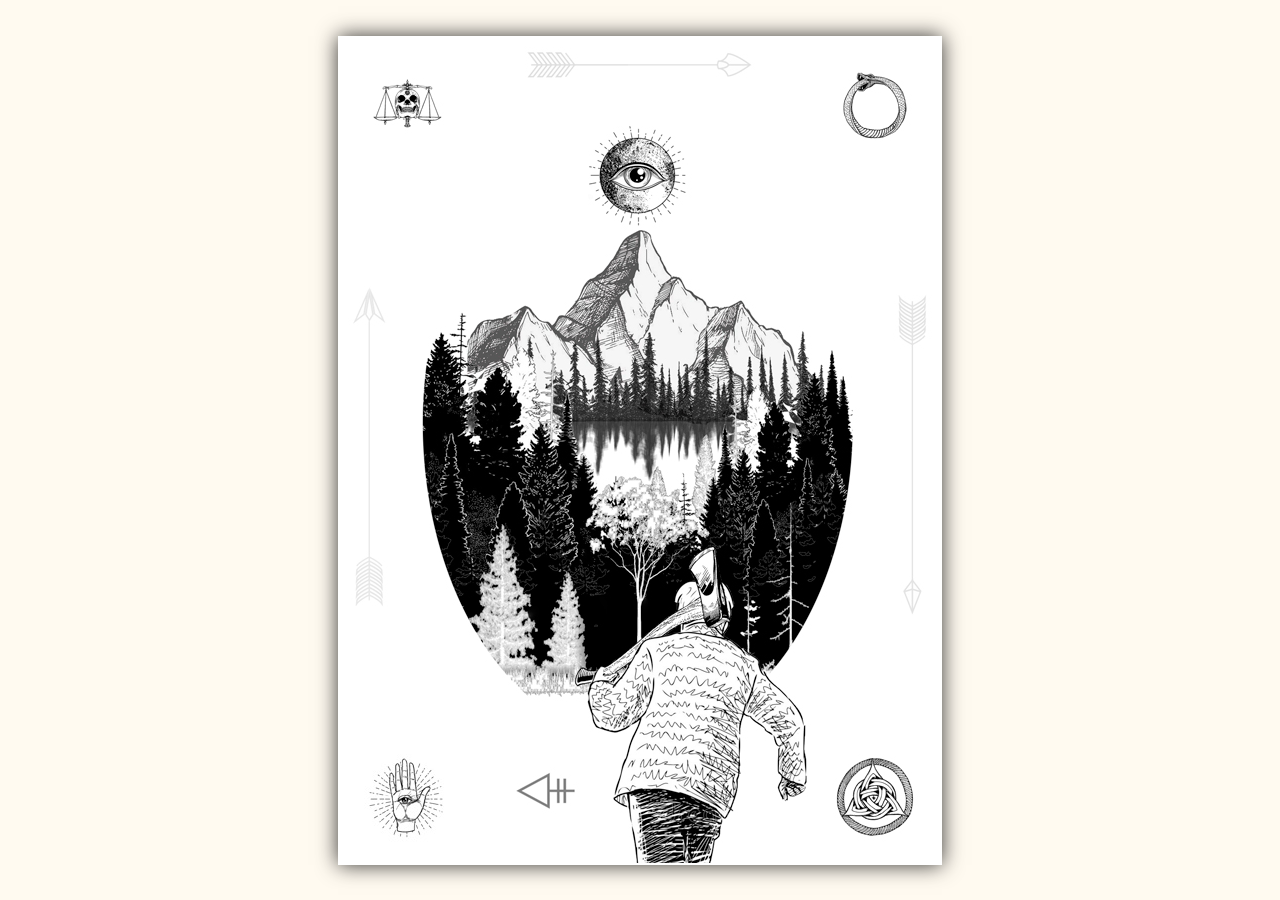
<file: root/page1.html>
<!DOCTYPE html>

<html lang="en">

<head>

	<title>Inceptio</title>

	<meta charset="UTF-8">
	<meta name="viewport" content="width+device-width, initial-scale=1.0">
	<link rel="stylesheet" href="style.css">
	<meta http-equiv="X-UA-Compatible" content="ie=edge">
    
<style>
    
    body {
 	background-repeat: no-repeat;
	background-position: center top;
	background-size: 1890px;	
	background-size: 100%;
	background-color: floralwhite;
        
    
 }	
	
</style>

</head>

<body>
    
	<div class="page">
        <img src="images/page01.jpg" />
            <div class="hand">
                    <a href="page2.html">
                    <img class="human1" src='images/buttons/human_still.jpg' alt="Ouroborus" onmouseover="src='images/buttons/human.gif'" onmouseout="src='images/buttons/human_still.jpg'" border="0">
                </a>
                <div class="scale">
                    <a
                    href="page3.html">
                    <img class="scale1"   
                    src='images/buttons/scale_still.jpg' alt="scale" onmouseover="src='images/buttons/scale.gif'" onmouseout="src='images/buttons/scale_still.jpg'" border="0">
                    </a>    
                <div class="ouroboros">
                    <a
                    href="page4.html">
                    <img class="ouroboros1" src='images/buttons/ouroboros_still.jpg' alt="scale" onmouseover="src='images/buttons/ouroboros.gif'" onmouseout="src='images/buttons/ouroboros_still.jpg'" border="0">
                    </a>
                 <div class="knot">
                    <a
                    href="page5.html">
                    <img class="knot1" src='images/buttons/knot_still.jpg' alt="scale" onmouseover="src='images/buttons/knot.gif'" onmouseout="src='images/buttons/knot_still.jpg'" border="0">
                    </a>   
                    
                    </div>
                </div>
            </div>
        </div>
    </div>
    
    


</body>



</html>
</file>
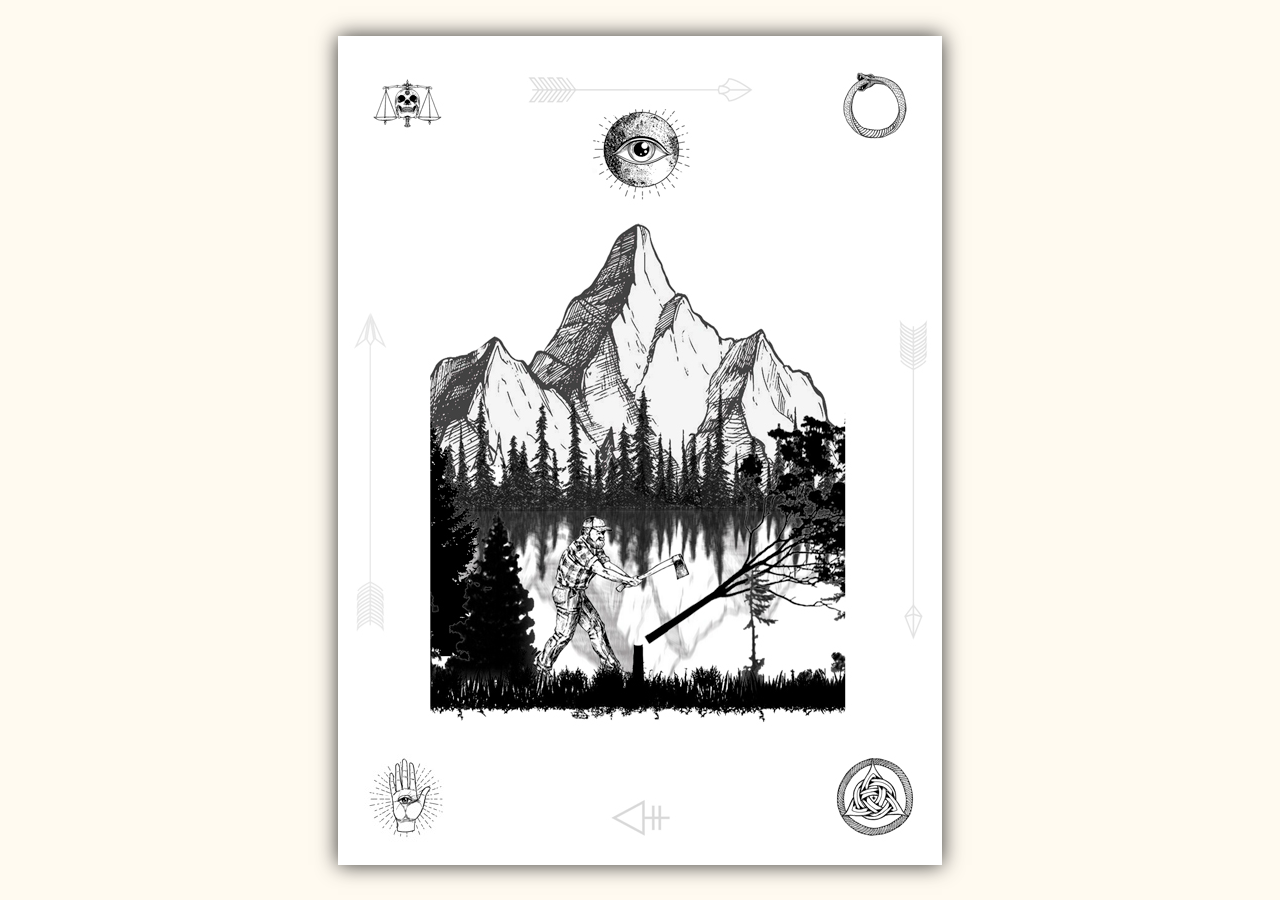
<file: root/page2.html>
<!DOCTYPE html>

<html lang="en">

<head>

	<title>Humanium</title>

	<meta charset="UTF-8">
	<meta name="viewport" content="width+device-width, initial-scale=1.0">
	<link rel="stylesheet" href="style.css">
	<meta http-equiv="X-UA-Compatible" content="ie=edge">
    
<style>
    
    body {
 	background-repeat: no-repeat;
	background-position: center top;
	background-size: 1890px;	
	background-size: 100%;
	background-color: floralwhite;
        
    
 }	
	
</style>

</head>

<body>
    
	<div class="page">
            <img src="images/page02.jpg" />
            
                <div class="hand">
                    <a href="page1.html">
                    <img class="human1" src='images/buttons/human_still.jpg' alt="Ouroborus" onmouseover="src='images/buttons/human.gif'" onmouseout="src='images/buttons/human_still.jpg'" border="0">
                </a>
                <div class="scale">
                    <a
                    href="page3.html">
                    <img class="scale1"   
                    src='images/buttons/scale_still.jpg' alt="scale" onmouseover="src='images/buttons/scale.gif'" onmouseout="src='images/buttons/scale_still.jpg'" border="0">
                    </a>    
                <div class="ouroboros">
                    <a
                    href="page4.html">
                    <img class="ouroboros1" src='images/buttons/ouroboros_still.jpg' alt="scale" onmouseover="src='images/buttons/ouroboros.gif'" onmouseout="src='images/buttons/ouroboros_still.jpg'" border="0">
                    </a>
                 <div class="knot">
                    <a
                    href="page5.html">
                    <img class="knot1" src='images/buttons/knot_still.jpg' alt="scale" onmouseover="src='images/buttons/knot.gif'" onmouseout="src='images/buttons/knot_still.jpg'" border="0">
                    </a>   
                    
                    </div>
                </div>
            </div>
        </div>
    </div>
    
    


</body>



</html>
</file>
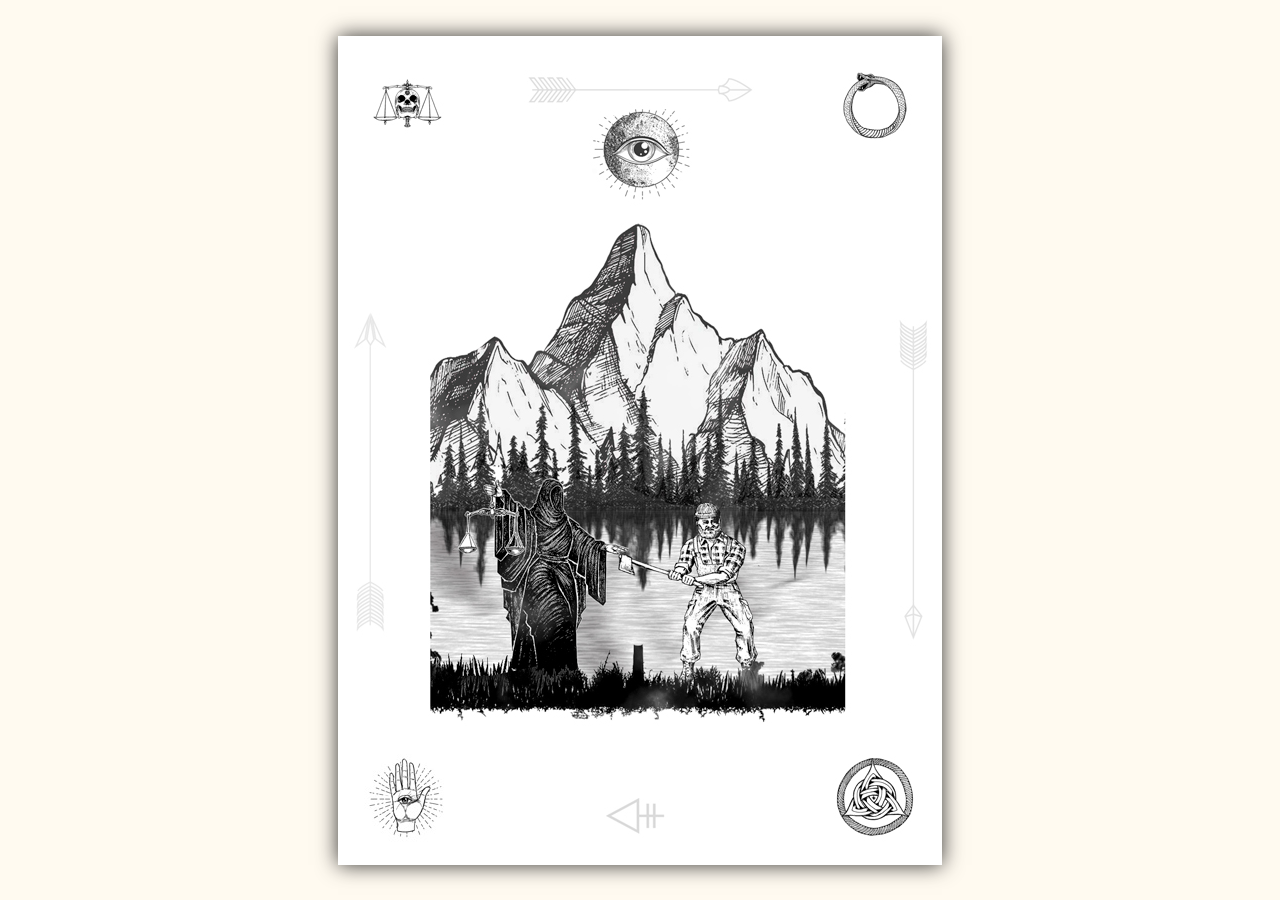
<file: root/page3.html>
<!DOCTYPE html>

<html lang="en">

<head>

	<title>Psychostasia</title>

	<meta charset="UTF-8">
	<meta name="viewport" content="width+device-width, initial-scale=1.0">
	<link rel="stylesheet" href="style.css">
	<meta http-equiv="X-UA-Compatible" content="ie=edge">
    
<style>
    
    body {
 	background-repeat: no-repeat;
	background-position: center top;
	background-size: 1890px;	
	background-size: 100%;
	background-color: floralwhite;
        
    
 }	
	
</style>

</head>

<body>
    
	<div class="page">
            <img src="images/page03.jpg" />
            
                <div class="hand">
                    <a href="page2.html">
                    <img class="human1" src='images/buttons/human_still.jpg' alt="Ouroborus" onmouseover="src='images/buttons/human.gif'" onmouseout="src='images/buttons/human_still.jpg'" border="0">
                </a>
                <div class="scale">
                    <a
                    href="page1.html">
                    <img class="scale1"   
                    src='images/buttons/scale_still.jpg' alt="scale" onmouseover="src='images/buttons/scale.gif'" onmouseout="src='images/buttons/scale_still.jpg'" border="0">
                    </a>    
                <div class="ouroboros">
                    <a
                    href="page4.html">
                    <img class="ouroboros1" src='images/buttons/ouroboros_still.jpg' alt="scale" onmouseover="src='images/buttons/ouroboros.gif'" onmouseout="src='images/buttons/ouroboros_still.jpg'" border="0">
                    </a>
                 <div class="knot">
                    <a
                    href="page5.html">
                    <img class="knot1" src='images/buttons/knot_still.jpg' alt="scale" onmouseover="src='images/buttons/knot.gif'" onmouseout="src='images/buttons/knot_still.jpg'" border="0">
                    </a>   
                    
                    </div>
                </div>
            </div>
        </div>
    </div>
    
    


</body>



</html>
</file>
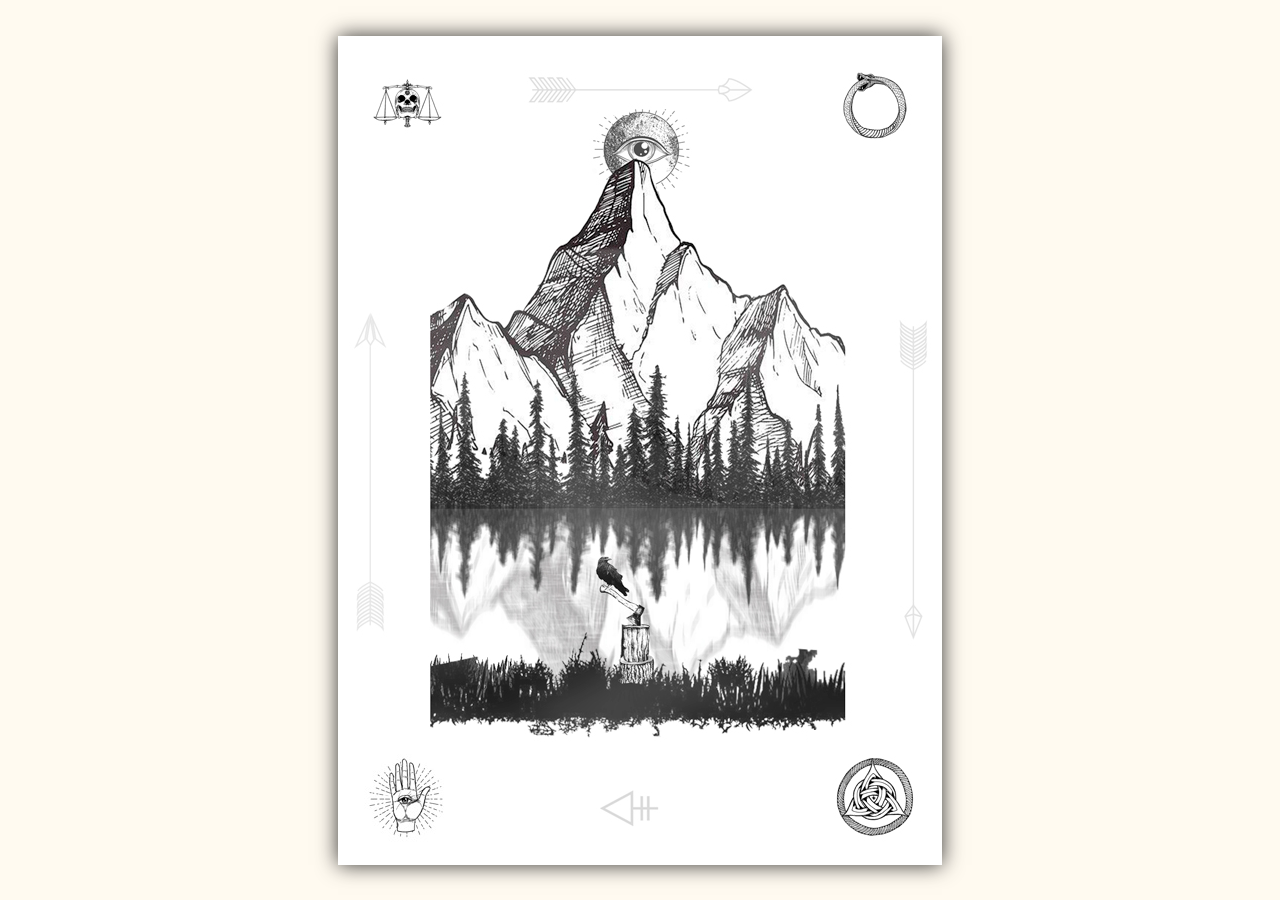
<file: root/page4.html>
<!DOCTYPE html>

<html lang="en">

<head>

	<title>Ouroboros</title>

	<meta charset="UTF-8">
	<meta name="viewport" content="width+device-width, initial-scale=1.0">
	<link rel="stylesheet" href="style.css">
	<meta http-equiv="X-UA-Compatible" content="ie=edge">
    
<style>
    
    body {
 	background-repeat: no-repeat;
	background-position: center top;
	background-size: 1890px;	
	background-size: 100%;
	background-color: floralwhite;
        
    
 }	
	
</style>

</head>

<body>
    
	<div class="page">
        
            <img src="images/page04.jpg"/>
            
                <div class="hand">
                    <a href="page2.html">
                    <img class="human1" src='images/buttons/human_still.jpg' alt="Ouroborus" onmouseover="src='images/buttons/human.gif'" onmouseout="src='images/buttons/human_still.jpg'" border="0">
                </a>
                <div class="scale">
                    <a
                    href="page3.html">
                    <img class="scale1"   
                    src='images/buttons/scale_still.jpg' alt="scale" onmouseover="src='images/buttons/scale.gif'" onmouseout="src='images/buttons/scale_still.jpg'" border="0">
                    </a>    
                <div class="ouroboros">
                    <a
                    href="page1.html">
                    <img class="ouroboros1" src='images/buttons/ouroboros_still.jpg' alt="scale" onmouseover="src='images/buttons/ouroboros.gif'" onmouseout="src='images/buttons/ouroboros_still.jpg'" border="0">
                    </a>
                 <div class="knot">
                    <a
                    href="page5.html">
                    <img class="knot1" src='images/buttons/knot_still.jpg' alt="scale" onmouseover="src='images/buttons/knot.gif'" onmouseout="src='images/buttons/knot_still.jpg'" border="0">
                    </a>   
                    
                    </div>
                </div>
            </div>
        </div>
    </div>
    
    


</body>



</html>
</file>
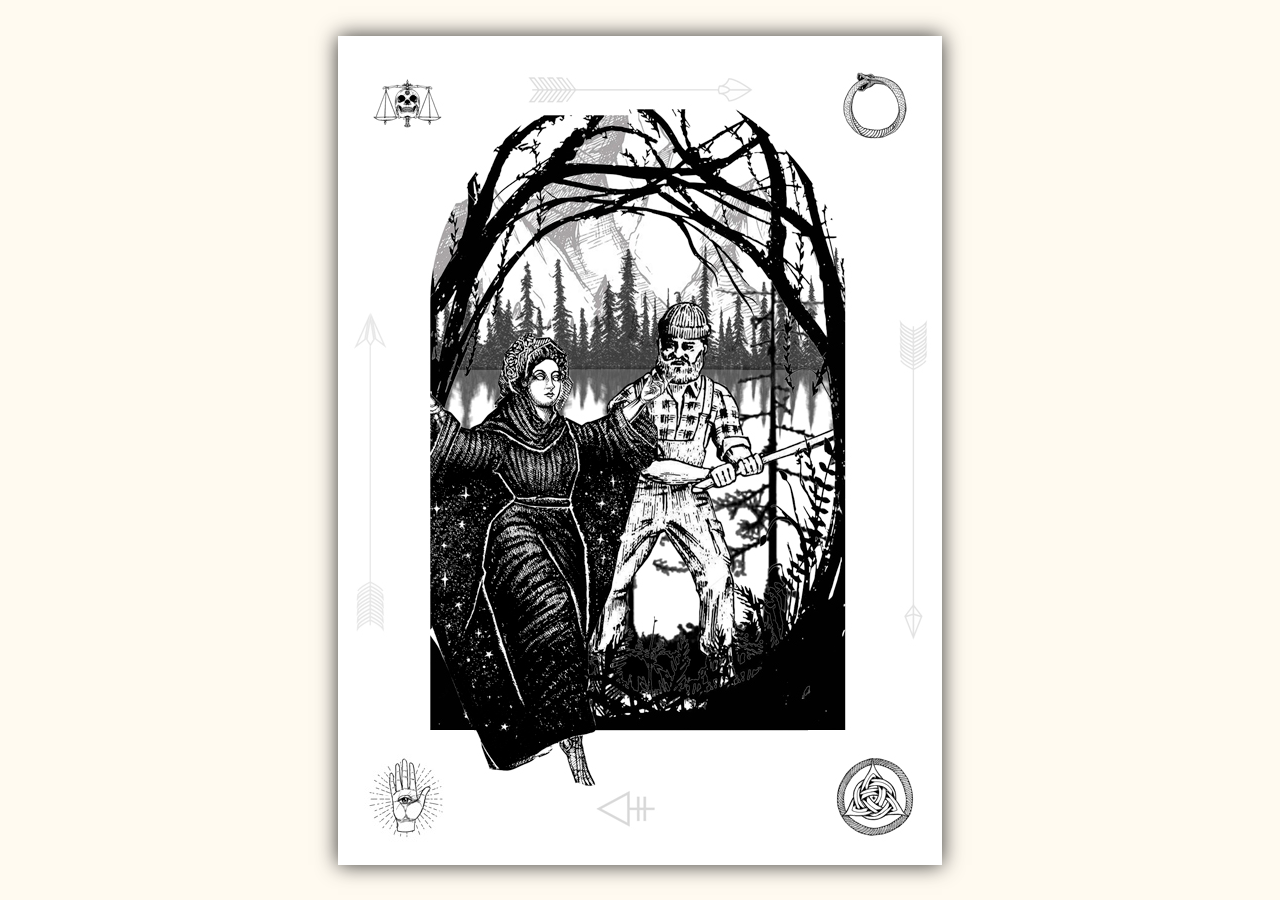
<file: root/page5.html>
<!DOCTYPE html>

<html lang="en">

<head>

	<title>Ellud Esse Nature</title>

	<meta charset="UTF-8">
	<meta name="viewport" content="width+device-width, initial-scale=1.0">
	<link rel="stylesheet" href="style.css">
	<meta http-equiv="X-UA-Compatible" content="ie=edge">
    
<style>
    
    body {
 	background-repeat: no-repeat;
	background-position: center top;
	background-size: 1890px;	
	background-size: 100%;
	background-color: floralwhite;
        
    
 }	
	
</style>

</head>

<body>
    
	<div class="page">
        
            <img src="images/page05.jpg"/>
            
                <div class="hand">
                    <a href="page2.html">
                    <img class="human1" src='images/buttons/human_still.jpg' alt="Ouroborus" onmouseover="src='images/buttons/human.gif'" onmouseout="src='images/buttons/human_still.jpg'" border="0">
                </a>
                <div class="scale">
                    <a
                    href="page3.html">
                    <img class="scale1"   
                    src='images/buttons/scale_still.jpg' alt="scale" onmouseover="src='images/buttons/scale.gif'" onmouseout="src='images/buttons/scale_still.jpg'" border="0">
                    </a>    
                <div class="ouroboros">
                    <a
                    href="page4.html">
                    <img class="ouroboros1" src='images/buttons/ouroboros_still.jpg' alt="scale" onmouseover="src='images/buttons/ouroboros.gif'" onmouseout="src='images/buttons/ouroboros_still.jpg'" border="0">
                    </a>
                 <div class="knot">
                    <a
                    href="page1.html">
                    <img class="knot1" src='images/buttons/knot_still.jpg' alt="scale" onmouseover="src='images/buttons/knot.gif'" onmouseout="src='images/buttons/knot_still.jpg'" border="0">
                    </a>   
                    
                    </div>
                </div>
            </div>
        </div>
    </div>
    
    


</body>



</html>
</file>
<file: root/style.css>
html {
      min-height: 100%;
      overflow: hidden;
}/*html end*/


    .page {
        
        top:10px;
        bottom:10px;
        left:0;
        right:0;
        position: fixed;
        position: relative;
        overflow-y:auto
        padding: 0;
        margin: auto;
        width: 600px;
        height: 825px;
        border:2px solid #fff;
        content:"";
        position:absolute;
        z-index:-1;
        box-shadow:0 1px 4px rgba(0, 0, 0, 0.3), 0 0 40px rgba(0, 0, 0, 0.1) inset;
        -webkit-box-shadow:0 1px 4px rgba(0, 0, 0, 0.3), 0 0 40px rgba(0, 0, 0, 0.1) inset;
        -moz-box-shadow:0 1px 4px rgba(0, 0, 0, 0.3), 0 0 40px rgba(0, 0, 0, 0.1) inset;
        -moz-box-shadow:0 1px 4px rgba(0, 0, 0, 0.3), 0 0 40px rgba(0, 0, 0, 0.1) inset;
        -webkit-box-shadow:0 0 20px rgba(0,0,0,0.8);
        -moz-box-shadow:0 0 20px rgba(0,0,0,0.8);
        box-shadow:0 0 20px rgba(0,0,0,0.8);
        
        
    }
  
.human1 {
  position: absolute;
  left: 0px;
  top: 692px;
}

.scale1 {
  position: absolute;
  left: 0px;
  top: 0px;
}

.ouroboros1 {
  position: absolute;
  left: 468px;
  top: 0px;
}

.knot1 {
  position: absolute;
  left: 468px;
  top: 692px;
}
</file>
